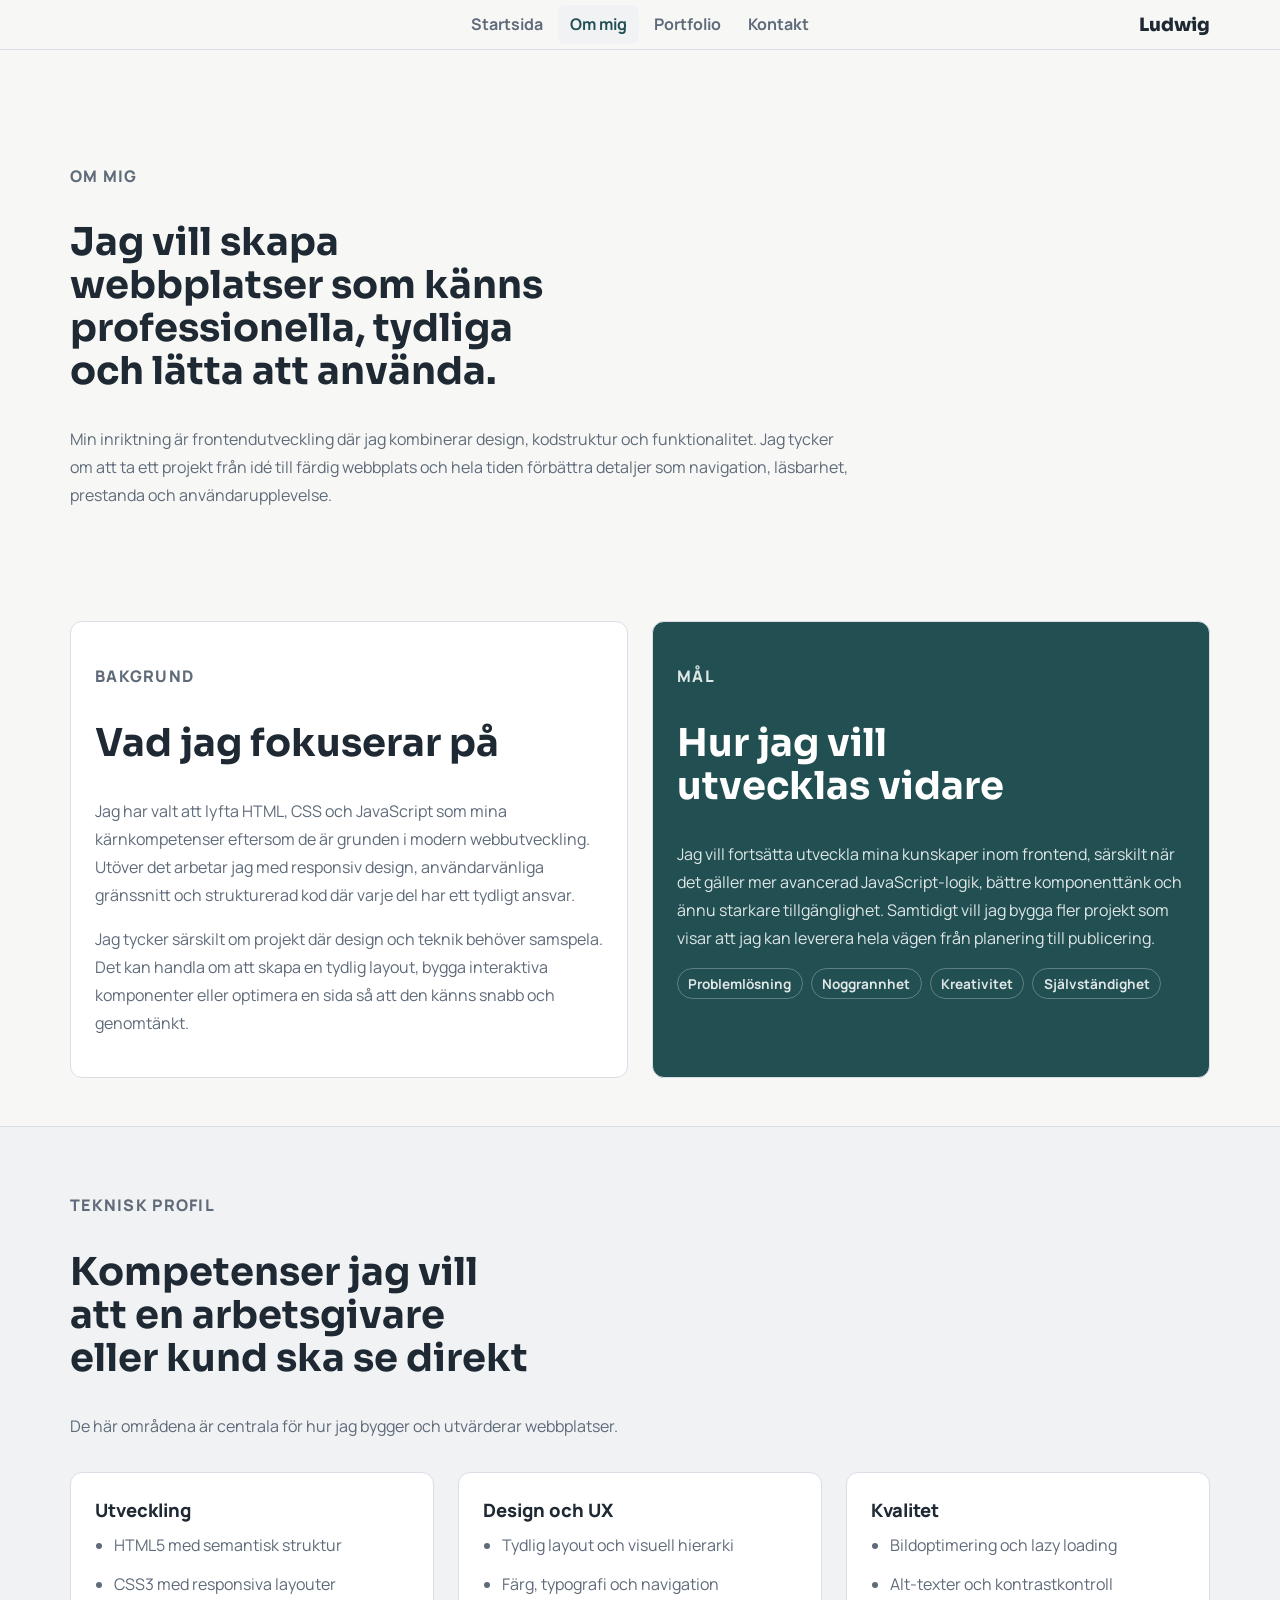
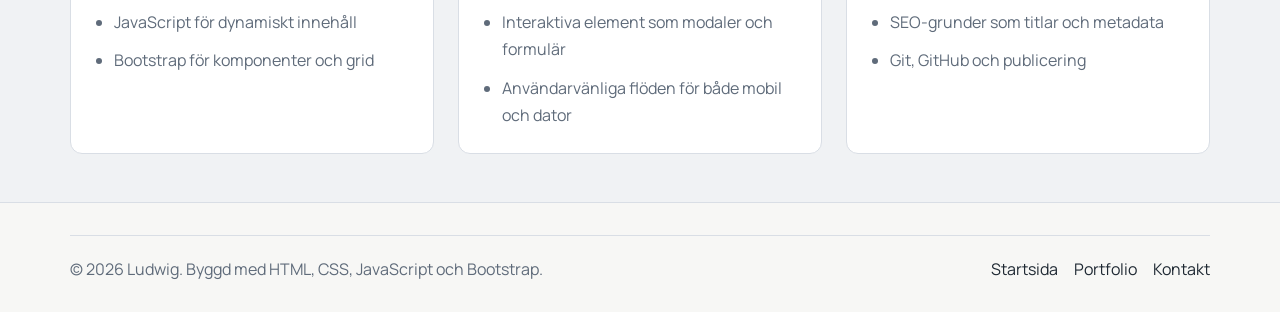
<file: om-mig.html>
<!DOCTYPE html>
<html lang="sv">
<head>
  <meta charset="utf-8">
  <meta name="viewport" content="width=device-width, initial-scale=1">
  <meta name="description" content="Läs mer om Ludwig, hans mål och kompetenser inom webbutveckling.">
  <title>Om mig | Ludwig</title>
  <link rel="preconnect" href="https://fonts.googleapis.com">
  <link rel="preconnect" href="https://fonts.gstatic.com" crossorigin>
  <link href="https://fonts.googleapis.com/css2?family=Manrope:wght@400;500;600;700;800&family=Sora:wght@600;700;800&display=swap" rel="stylesheet">
  <link rel="stylesheet" href="assets/css/bootstrap-lite.css">
  <link href="https://cdn.jsdelivr.net/npm/bootstrap-icons@1.11.3/font/bootstrap-icons.min.css" rel="stylesheet">
  <link rel="stylesheet" href="assets/css/style.css">
</head>
<body data-page="about">
  <a class="skip-link" href="#main-content">Hoppa till innehållet</a>

  <header class="site-header">
    <nav class="navbar navbar-expand-lg">
      <div class="container">
        <a class="navbar-brand" href="index.html" aria-label="Startsida">
          <span>Ludwig</span>
          <span class="brand-mark">L</span>
        </a>
        <button class="navbar-toggler" type="button" data-bs-toggle="collapse" data-bs-target="#primary-nav" aria-controls="primary-nav" aria-expanded="false" aria-label="Visa navigation">
          <span class="navbar-toggler-icon"></span>
        </button>
        <div class="collapse navbar-collapse" id="primary-nav">
          <ul class="navbar-nav mb-3 mb-lg-0">
            <li class="nav-item"><a class="nav-link" data-nav="home" href="index.html">Startsida</a></li>
            <li class="nav-item"><a class="nav-link" data-nav="about" href="om-mig.html">Om mig</a></li>
            <li class="nav-item"><a class="nav-link" data-nav="portfolio" href="portfolio.html">Portfolio</a></li>
            <li class="nav-item"><a class="nav-link" data-nav="contact" href="kontakt.html">Kontakt</a></li>
          </ul>
          <a class="btn btn-brand btn-sm" href="kontakt.html">Boka kontakt</a>
        </div>
      </div>
    </nav>
  </header>

  <main id="main-content">
    <section class="page-hero">
      <div class="container">
        <div class="page-hero-copy" data-reveal>
          <p class="eyebrow">Om mig</p>
          <h1>Jag vill skapa webbplatser som känns professionella, tydliga och lätta att använda.</h1>
          <p>
            Min inriktning är frontendutveckling där jag kombinerar design, kodstruktur och funktionalitet. Jag tycker om att ta ett projekt från idé till färdig webbplats och hela tiden förbättra detaljer som navigation, läsbarhet, prestanda och användarupplevelse.
          </p>
        </div>
      </div>
    </section>

    <section class="section-space">
      <div class="container">
        <div class="row g-4 align-items-stretch">
          <div class="col-lg-6" data-reveal>
            <article class="bio-card">
              <p class="mini-label">Bakgrund</p>
              <h2>Vad jag fokuserar på</h2>
              <p>
                Jag har valt att lyfta HTML, CSS och JavaScript som mina kärnkompetenser eftersom de är grunden i modern webbutveckling. Utöver det arbetar jag med responsiv design, användarvänliga gränssnitt och strukturerad kod där varje del har ett tydligt ansvar.
              </p>
              <p>
                Jag tycker särskilt om projekt där design och teknik behöver samspela. Det kan handla om att skapa en tydlig layout, bygga interaktiva komponenter eller optimera en sida så att den känns snabb och genomtänkt.
              </p>
            </article>
          </div>
          <div class="col-lg-6" data-reveal>
            <article class="bio-card bio-card-accent">
              <p class="mini-label">Mål</p>
              <h2>Hur jag vill utvecklas vidare</h2>
              <p>
                Jag vill fortsätta utveckla mina kunskaper inom frontend, särskilt när det gäller mer avancerad JavaScript-logik, bättre komponenttänk och ännu starkare tillgänglighet. Samtidigt vill jag bygga fler projekt som visar att jag kan leverera hela vägen från planering till publicering.
              </p>
              <div class="tag-row">
                <span>Problemlösning</span>
                <span>Noggrannhet</span>
                <span>Kreativitet</span>
                <span>Självständighet</span>
              </div>
            </article>
          </div>
        </div>
      </div>
    </section>

    <section class="section-space section-surface">
      <div class="container">
        <div class="section-heading" data-reveal>
          <p class="eyebrow">Teknisk profil</p>
          <h2>Kompetenser jag vill att en arbetsgivare eller kund ska se direkt</h2>
          <p>De här områdena är centrala för hur jag bygger och utvärderar webbplatser.</p>
        </div>
        <div class="row g-4">
          <div class="col-md-6 col-xl-4" data-reveal>
            <article class="stack-card">
              <h3>Utveckling</h3>
              <ul class="clean-list">
                <li>HTML5 med semantisk struktur</li>
                <li>CSS3 med responsiva layouter</li>
                <li>JavaScript för dynamiskt innehåll</li>
                <li>Bootstrap för komponenter och grid</li>
              </ul>
            </article>
          </div>
          <div class="col-md-6 col-xl-4" data-reveal>
            <article class="stack-card">
              <h3>Design och UX</h3>
              <ul class="clean-list">
                <li>Tydlig layout och visuell hierarki</li>
                <li>Färg, typografi och navigation</li>
                <li>Interaktiva element som modaler och formulär</li>
                <li>Användarvänliga flöden för både mobil och dator</li>
              </ul>
            </article>
          </div>
          <div class="col-md-6 col-xl-4" data-reveal>
            <article class="stack-card">
              <h3>Kvalitet</h3>
              <ul class="clean-list">
                <li>Bildoptimering och lazy loading</li>
                <li>Alt-texter och kontrastkontroll</li>
                <li>SEO-grunder som titlar och metadata</li>
                <li>Git, GitHub och publicering</li>
              </ul>
            </article>
          </div>
        </div>
      </div>
    </section>

  </main>

  <footer class="site-footer">
    <div class="container footer-layout">
      <p>© <span data-current-year></span> Ludwig. Byggd med HTML, CSS, JavaScript och Bootstrap.</p>
      <div class="footer-links">
        <a href="index.html">Startsida</a>
        <a href="portfolio.html">Portfolio</a>
        <a href="kontakt.html">Kontakt</a>
      </div>
    </div>
  </footer>

  <script src="https://cdn.jsdelivr.net/npm/bootstrap@5.3.3/dist/js/bootstrap.bundle.min.js"></script>
  <script src="assets/js/main.js"></script>
</body>
</html>
</file>
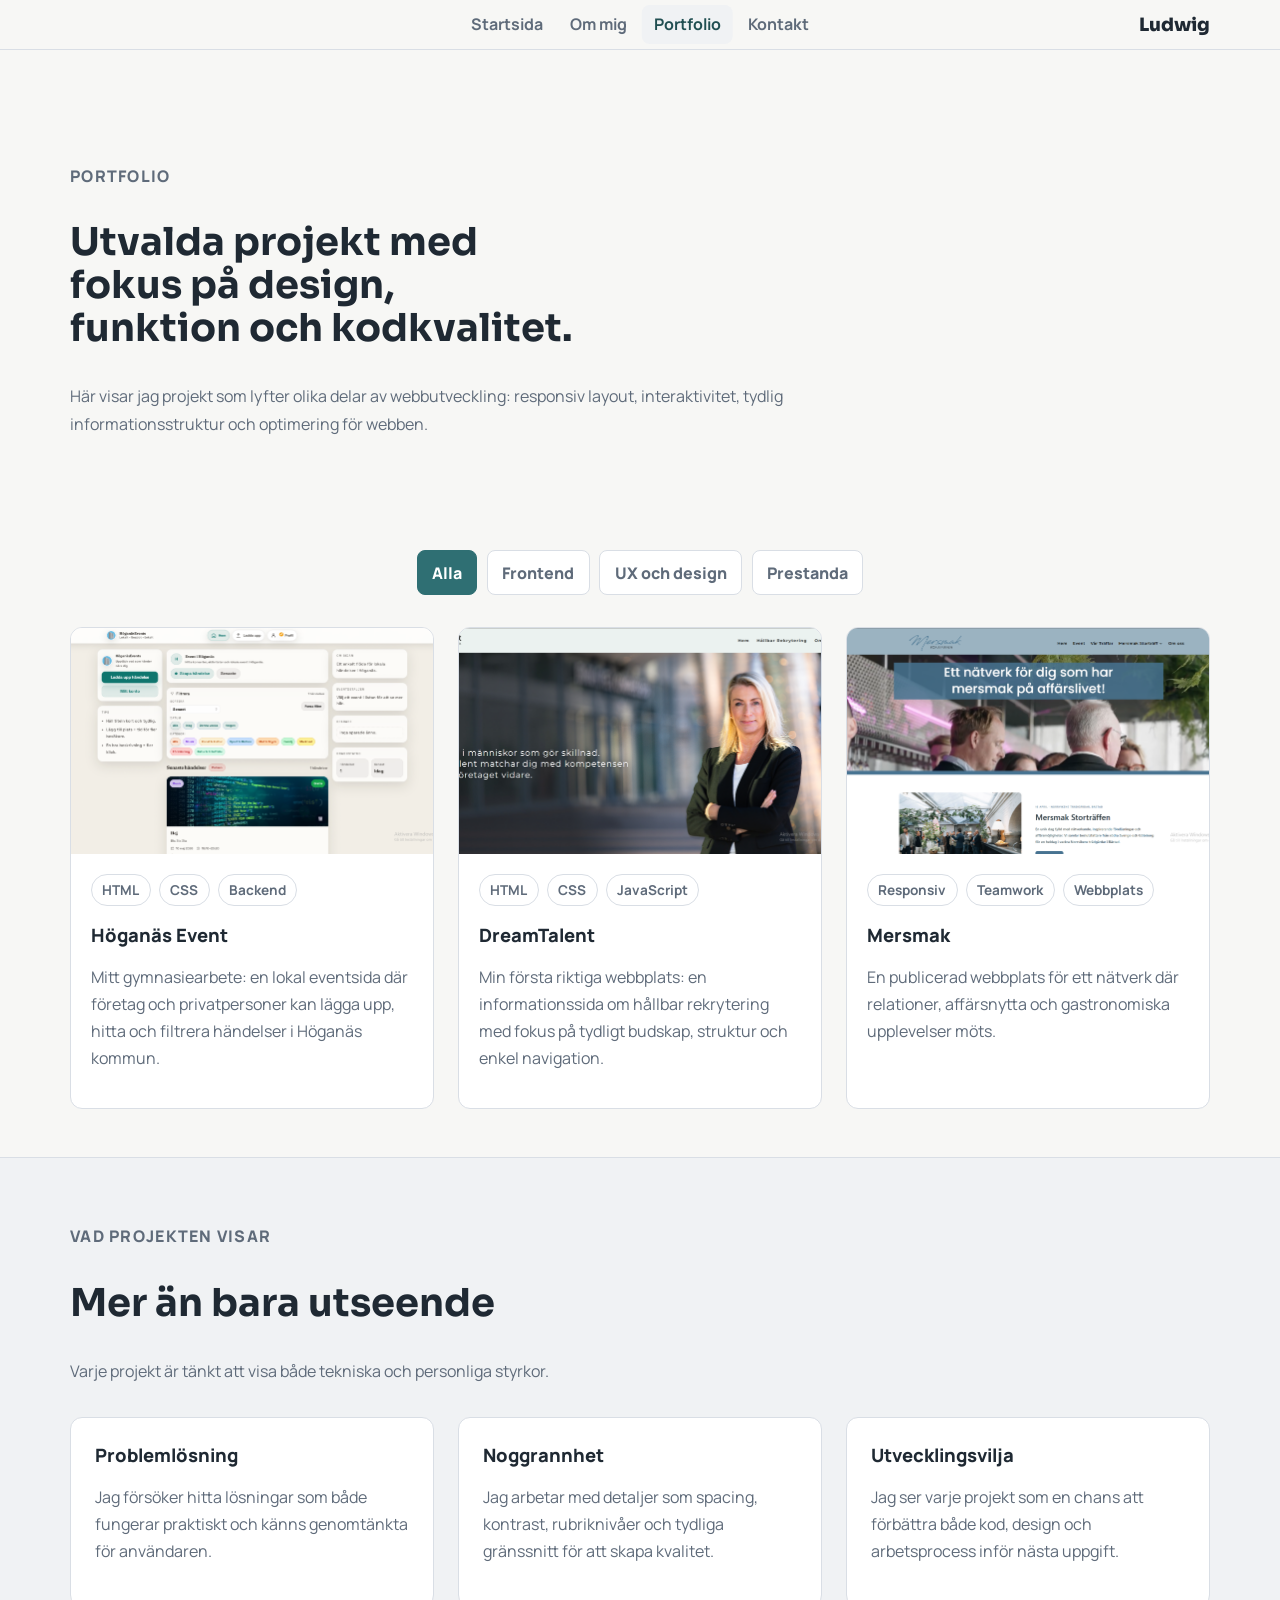
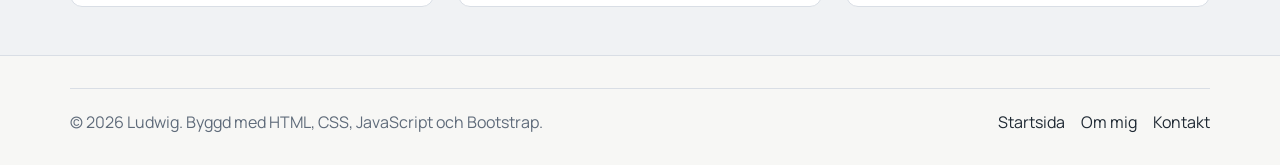
<file: portfolio.html>
<!DOCTYPE html>
<html lang="sv">
<head>
  <meta charset="utf-8">
  <meta name="viewport" content="width=device-width, initial-scale=1">
  <meta name="description" content="Portfolio med frontendprojekt som visar design, responsivitet, JavaScript och webboptimering.">
  <title>Portfolio | Ludwig</title>
  <link rel="preconnect" href="https://fonts.googleapis.com">
  <link rel="preconnect" href="https://fonts.gstatic.com" crossorigin>
  <link href="https://fonts.googleapis.com/css2?family=Manrope:wght@400;500;600;700;800&family=Sora:wght@600;700;800&display=swap" rel="stylesheet">
  <link rel="stylesheet" href="assets/css/bootstrap-lite.css">
  <link href="https://cdn.jsdelivr.net/npm/bootstrap-icons@1.11.3/font/bootstrap-icons.min.css" rel="stylesheet">
  <link rel="stylesheet" href="assets/css/style.css">
</head>
<body data-page="portfolio">
  <a class="skip-link" href="#main-content">Hoppa till innehållet</a>

  <header class="site-header">
    <nav class="navbar navbar-expand-lg">
      <div class="container">
        <a class="navbar-brand" href="index.html" aria-label="Startsida">
          <span>Ludwig</span>
          <span class="brand-mark">L</span>
        </a>
        <button class="navbar-toggler" type="button" data-bs-toggle="collapse" data-bs-target="#primary-nav" aria-controls="primary-nav" aria-expanded="false" aria-label="Visa navigation">
          <span class="navbar-toggler-icon"></span>
        </button>
        <div class="collapse navbar-collapse" id="primary-nav">
          <ul class="navbar-nav mb-3 mb-lg-0">
            <li class="nav-item"><a class="nav-link" data-nav="home" href="index.html">Startsida</a></li>
            <li class="nav-item"><a class="nav-link" data-nav="about" href="om-mig.html">Om mig</a></li>
            <li class="nav-item"><a class="nav-link" data-nav="portfolio" href="portfolio.html">Portfolio</a></li>
            <li class="nav-item"><a class="nav-link" data-nav="contact" href="kontakt.html">Kontakt</a></li>
          </ul>
          <a class="btn btn-brand btn-sm" href="kontakt.html">Boka kontakt</a>
        </div>
      </div>
    </nav>
  </header>

  <main id="main-content">
    <section class="page-hero">
      <div class="container">
        <div class="page-hero-copy" data-reveal>
          <p class="eyebrow">Portfolio</p>
          <h1>Utvalda projekt med fokus på design, funktion och kodkvalitet.</h1>
          <p>
            Här visar jag projekt som lyfter olika delar av webbutveckling: responsiv layout, interaktivitet, tydlig informationsstruktur och optimering för webben.
          </p>
        </div>
      </div>
    </section>

    <section class="section-space">
      <div class="container">
        <div class="filter-bar" data-reveal role="group" aria-label="Filtrera projekt">
          <button class="filter-button is-active" type="button" data-filter="all">Alla</button>
          <button class="filter-button" type="button" data-filter="frontend">Frontend</button>
          <button class="filter-button" type="button" data-filter="ux">UX och design</button>
          <button class="filter-button" type="button" data-filter="performance">Prestanda</button>
        </div>

        <div class="row g-4">
          <div class="col-md-6 col-xl-4 project-card-wrap" data-reveal>
            <article class="project-card project-card-clickable" id="project-hoganasevent" data-category="frontend ux" role="button" tabindex="0" data-bs-toggle="modal" data-bs-target="#projectModal" data-project-key="hoganasEvent">
              <img src="assets/images/hoganasevent-screenshot.png" alt="Skärmbild av Höganäs Event med filter och eventkort" width="640" height="420" loading="lazy">
              <div class="project-card-body">
                <div class="tag-row">
                  <span>HTML</span>
                  <span>CSS</span>
                  <span>Backend</span>
                </div>
                <h2>Höganäs Event</h2>
                <p>Mitt gymnasiearbete: en lokal eventsida där företag och privatpersoner kan lägga upp, hitta och filtrera händelser i Höganäs kommun.</p>
              </div>
            </article>
          </div>

          <div class="col-md-6 col-xl-4 project-card-wrap" data-reveal>
            <article class="project-card project-card-clickable" id="project-dreamtalent" data-category="frontend ux" role="button" tabindex="0" data-bs-toggle="modal" data-bs-target="#projectModal" data-project-key="dreamTalent">
              <img src="assets/images/DreamTalent-Screenshot.png" alt="Skärmbild av DreamTalent startsida" width="640" height="420" loading="lazy">
              <div class="project-card-body">
                <div class="tag-row">
                  <span>HTML</span>
                  <span>CSS</span>
                  <span>JavaScript</span>
                </div>
                <h2>DreamTalent</h2>
                <p>Min första riktiga webbplats: en informationssida om hållbar rekrytering med fokus på tydligt budskap, struktur och enkel navigation.</p>
              </div>
            </article>
          </div>

          <div class="col-md-6 col-xl-4 project-card-wrap" data-reveal>
            <article class="project-card project-card-clickable" id="project-mersmak" data-category="frontend performance" role="button" tabindex="0" data-bs-toggle="modal" data-bs-target="#projectModal" data-project-key="mersmak">
              <img src="assets/images/Mersmak-Screenshot.png" alt="Skärmbild av Mersmak Helsingborgs webbplats" width="640" height="420" loading="lazy">
              <div class="project-card-body">
                <div class="tag-row">
                  <span>Responsiv</span>
                  <span>Teamwork</span>
                  <span>Webbplats</span>
                </div>
                <h2>Mersmak</h2>
                <p>En publicerad webbplats för ett nätverk där relationer, affärsnytta och gastronomiska upplevelser möts.</p>
              </div>
            </article>
          </div>
        </div>
      </div>
    </section>

    <section class="section-space section-surface">
      <div class="container">
        <div class="section-heading" data-reveal>
          <p class="eyebrow">Vad projekten visar</p>
          <h2>Mer än bara utseende</h2>
          <p>Varje projekt är tänkt att visa både tekniska och personliga styrkor.</p>
        </div>
        <div class="row g-4">
          <div class="col-md-4" data-reveal>
            <article class="insight-card">
              <h3>Problemlösning</h3>
              <p>Jag försöker hitta lösningar som både fungerar praktiskt och känns genomtänkta för användaren.</p>
            </article>
          </div>
          <div class="col-md-4" data-reveal>
            <article class="insight-card">
              <h3>Noggrannhet</h3>
              <p>Jag arbetar med detaljer som spacing, kontrast, rubriknivåer och tydliga gränssnitt för att skapa kvalitet.</p>
            </article>
          </div>
          <div class="col-md-4" data-reveal>
            <article class="insight-card">
              <h3>Utvecklingsvilja</h3>
              <p>Jag ser varje projekt som en chans att förbättra både kod, design och arbetsprocess inför nästa uppgift.</p>
            </article>
          </div>
        </div>
      </div>
    </section>
  </main>

  <div class="modal fade" id="projectModal" tabindex="-1" aria-labelledby="projectModalLabel">
    <div class="modal-dialog modal-dialog-centered modal-lg modal-dialog-scrollable">
      <div class="modal-content project-modal">
        <div class="modal-header">
          <div>
            <p class="mini-label">Projektöversikt</p>
            <h2 class="modal-title" id="projectModalLabel">Projekt</h2>
          </div>
          <button type="button" class="btn-close" data-bs-dismiss="modal" aria-label="Stäng"></button>
        </div>
        <div class="modal-body">
          <img id="projectModalImage" src="assets/images/project-cv.svg" alt="" width="640" height="420">
          <p id="projectModalText"></p>
          <div class="modal-section">
            <h3>Utmaning</h3>
            <p id="projectModalChallenge"></p>
          </div>
          <div class="modal-section">
            <h3>Lösning</h3>
            <p id="projectModalResult"></p>
          </div>
          <div class="modal-section">
            <h3>Teknik</h3>
            <div id="projectModalTags" class="tag-row"></div>
          </div>
          <div class="modal-section">
            <h3>Nyckelpunkter</h3>
            <ul id="projectModalHighlights" class="clean-list"></ul>
          </div>
          <a id="projectModalLink" class="btn btn-brand btn-sm project-link" href="#" target="_blank" rel="noopener">Besök sidan</a>
        </div>
      </div>
    </div>
  </div>

  <footer class="site-footer">
    <div class="container footer-layout">
      <p>© <span data-current-year></span> Ludwig. Byggd med HTML, CSS, JavaScript och Bootstrap.</p>
      <div class="footer-links">
        <a href="index.html">Startsida</a>
        <a href="om-mig.html">Om mig</a>
        <a href="kontakt.html">Kontakt</a>
      </div>
    </div>
  </footer>

  <script src="https://cdn.jsdelivr.net/npm/bootstrap@5.3.3/dist/js/bootstrap.bundle.min.js"></script>
  <script src="assets/js/main.js"></script>
</body>
</html>
</file>
<file: assets/css/style.css>
:root {
  --bg: #f7f7f5;
  --surface: #ffffff;
  --surface-soft: #f0f2f4;
  --ink: #1f2933;
  --ink-soft: #5f6b7a;
  --line: #d9dee5;
  --accent: #2f6f73;
  --accent-dark: #214f52;
  --shadow: 0 12px 32px rgba(31, 41, 51, 0.08);
  --radius: 12px;
}

*,
*::before,
*::after {
  box-sizing: border-box;
}

html {
  scroll-behavior: smooth;
}

body {
  margin: 0;
  font-family: "Manrope", sans-serif;
  color: var(--ink);
  background: var(--bg);
  min-height: 100vh;
}

img {
  display: block;
  width: 100%;
  max-width: 100%;
  height: auto;
}

a {
  color: inherit;
  text-decoration: none;
}

a:hover {
  color: var(--accent-dark);
}

.skip-link {
  position: absolute;
  top: -48px;
  left: 1rem;
  z-index: 1000;
  padding: 0.75rem 1rem;
  background: var(--ink);
  color: #fff;
  border-radius: 999px;
  transition: top 0.2s ease;
}

.skip-link:focus {
  top: 1rem;
}

.site-header {
  position: sticky;
  top: 0;
  z-index: 100;
  background: rgba(247, 247, 245, 0.94);
  border-bottom: 1px solid var(--line);
  backdrop-filter: blur(10px);
}

.navbar {
  padding: 0.8rem 0;
}

.navbar > .container {
  position: relative;
}

.navbar-brand {
  font-family: "Sora", sans-serif;
  font-size: 1.15rem;
  font-weight: 800;
  margin-left: auto;
  margin-right: 0;
  order: 2;
}

.brand-mark,
.navbar .btn {
  display: none;
}

.navbar-toggler {
  border: 1px solid var(--line);
  border-radius: 8px;
  order: 1;
}

.navbar-collapse {
  order: 3;
}

.navbar-nav {
  gap: 0.2rem;
}

.navbar-nav.ms-auto {
  margin-left: 0 !important;
}

.nav-link {
  color: var(--ink-soft);
  font-weight: 700;
  padding: 0.55rem 0.75rem !important;
  border-radius: 8px;
}

.nav-link:hover,
.nav-link:focus-visible,
.nav-link.is-active {
  color: var(--accent-dark);
  background: var(--surface-soft);
}

@media (min-width: 992px) {
  .navbar-collapse {
    position: absolute;
    left: 50%;
    width: max-content;
    flex-grow: 0;
    transform: translateX(-50%);
  }

  .navbar-collapse,
  .navbar-nav {
    align-items: center;
  }
}

.btn {
  border-radius: 8px;
  font-weight: 800;
  padding: 0.8rem 1.1rem;
}

.btn-brand {
  border: 1px solid var(--accent);
  background: var(--accent);
  color: #fff;
}

.btn-brand:hover,
.btn-brand:focus-visible {
  border-color: var(--accent-dark);
  background: var(--accent-dark);
  color: #fff;
}

.btn-ghost {
  border: 1px solid var(--line);
  background: transparent;
  color: var(--ink);
}

.btn-ghost:hover,
.btn-ghost:focus-visible {
  border-color: var(--accent);
  color: var(--accent-dark);
}

.hero-section,
.page-hero {
  padding: 6rem 0 3rem;
}

.hero-copy,
.page-hero-copy,
.section-heading {
  max-width: 780px;
}

.display-title,
.page-hero h1,
.section-heading h2,
.bio-card h2,
.form-card h2,
.contact-info-card h2 {
  font-family: "Sora", sans-serif;
  font-weight: 700;
  line-height: 1.12;
  letter-spacing: 0;
  text-wrap: balance;
}

.display-title {
  max-width: 13ch;
  font-size: clamp(2.3rem, 5vw, 4.1rem);
}

.page-hero h1,
.section-heading h2,
.bio-card h2,
.form-card h2,
.contact-info-card h2 {
  max-width: 18ch;
  font-size: clamp(1.7rem, 3vw, 2.6rem);
}

.eyebrow,
.mini-label {
  display: block;
  margin-bottom: 0.8rem;
  color: var(--accent-dark);
  font-size: 0.82rem;
  font-weight: 800;
  letter-spacing: 0.08em;
  text-transform: uppercase;
}

.lead-copy,
.page-hero-copy p,
.section-heading p,
.bio-card p,
.contact-info-card p,
.form-note {
  color: var(--ink-soft);
  font-size: 1rem;
  line-height: 1.75;
}

.hero-actions,
.form-actions {
  display: flex;
  flex-wrap: wrap;
  gap: 0.8rem;
  margin-top: 1.8rem;
}

.section-space {
  padding: 3rem 0;
}

.section-surface {
  background: var(--surface-soft);
  border-top: 1px solid var(--line);
  border-bottom: 1px solid var(--line);
}

.section-heading {
  margin: 0 0 2rem;
  text-align: left;
}

.left-aligned {
  margin-left: 0;
  text-align: left;
}

.text-link {
  display: inline-flex;
  margin-top: 0.4rem;
  color: var(--accent-dark);
  font-weight: 800;
  text-decoration: underline;
  text-underline-offset: 4px;
}

.hero-card,
.feature-card,
.timeline-card,
.insight-card,
.project-preview-card,
.bio-card,
.stack-card,
.project-card,
.contact-info-card,
.form-card {
  height: 100%;
  border: 1px solid var(--line);
  border-radius: var(--radius);
  background: var(--surface);
  box-shadow: none;
}

.feature-card,
.insight-card,
.stack-card,
.bio-card,
.timeline-card,
.contact-info-card,
.form-card {
  padding: 1.5rem;
}

.feature-card i,
.contact-line i {
  color: var(--accent);
  font-size: 1.35rem;
}

.feature-card h3,
.timeline-item h3,
.insight-card h3,
.project-preview-content h3,
.project-card h2,
.stack-card h3,
.modal-section h3 {
  margin: 0 0 0.6rem;
  font-size: 1.15rem;
  font-weight: 800;
}

.feature-card i + h3 {
  margin-top: 1rem;
}

.feature-card p,
.timeline-item p,
.insight-card p,
.project-preview-content p,
.project-card p,
.stack-card li,
.modal-section p,
.form-status {
  color: var(--ink-soft);
  line-height: 1.7;
}

.project-preview-card,
.project-card {
  overflow: hidden;
}

.project-card-clickable {
  cursor: pointer;
  transition: border-color var(--transition), box-shadow var(--transition), transform var(--transition);
}

.project-card-clickable:hover,
.project-card-clickable:focus-visible {
  border-color: rgba(24, 132, 179, 0.45);
  box-shadow: 0 18px 45px rgba(17, 24, 39, 0.12);
  transform: translateY(-4px);
}

.project-card-clickable:focus-visible {
  outline: 3px solid rgba(24, 132, 179, 0.22);
  outline-offset: 4px;
}

.project-preview-card img,
.project-card img,
#projectModalImage {
  aspect-ratio: 16 / 10;
  object-fit: cover;
  background: var(--surface-soft);
}

.project-preview-content,
.project-card-body {
  padding: 1.25rem;
}

.section-cta {
  margin-top: 2rem;
  text-align: left;
}

.tag-row {
  display: flex;
  flex-wrap: wrap;
  gap: 0.5rem;
  margin-bottom: 1rem;
}

.tag-row span {
  display: inline-flex;
  padding: 0.35rem 0.65rem;
  border: 1px solid var(--line);
  border-radius: 999px;
  color: var(--ink-soft);
  font-size: 0.85rem;
  font-weight: 700;
}

.bio-card-accent {
  background: var(--accent-dark);
  color: #fff;
}

.bio-card-accent p,
.bio-card-accent .mini-label,
.bio-card-accent .tag-row span {
  color: rgba(255, 255, 255, 0.86);
}

.bio-card-accent .tag-row span {
  border-color: rgba(255, 255, 255, 0.28);
}

.clean-list {
  padding-left: 1.2rem;
  margin: 0;
}

.clean-list li + li {
  margin-top: 0.7rem;
}

.timeline-card {
  display: grid;
  gap: 0;
}

.timeline-item,
.contact-line,
.footer-layout {
  display: flex;
  gap: 1rem;
}

.timeline-item,
.contact-line {
  align-items: flex-start;
  padding: 1rem 0;
  border-bottom: 1px solid var(--line);
}

.timeline-item:last-child,
.contact-line:last-child {
  border-bottom: 0;
}

.timeline-year {
  flex-shrink: 0;
  color: var(--accent-dark);
  font-weight: 800;
}

.insight-grid {
  display: grid;
  gap: 1rem;
}

.custom-accordion {
  overflow: hidden;
  border: 1px solid var(--line);
  border-radius: var(--radius);
  background: var(--surface);
}

.custom-accordion .accordion-item {
  border: 0;
}

.custom-accordion .accordion-button {
  background: var(--surface);
  color: var(--ink);
  font-weight: 800;
  box-shadow: none;
  padding: 1.1rem 1.25rem;
}

.custom-accordion .accordion-button:not(.collapsed) {
  background: var(--surface-soft);
  color: var(--accent-dark);
}

.custom-accordion .accordion-body {
  color: var(--ink-soft);
  line-height: 1.7;
  padding: 0 1.25rem 1.25rem;
}

.filter-bar {
  display: flex;
  justify-content: center;
  flex-wrap: wrap;
  gap: 0.6rem;
  margin-bottom: 2rem;
}

.filter-button {
  border: 1px solid var(--line);
  border-radius: 8px;
  padding: 0.65rem 0.9rem;
  background: var(--surface);
  color: var(--ink-soft);
  font-weight: 800;
}

.filter-button:hover,
.filter-button:focus-visible,
.filter-button.is-active {
  border-color: var(--accent);
  background: var(--accent);
  color: #fff;
}

.project-card-wrap.is-hidden {
  display: none;
}

.project-modal {
  border: 0;
  border-radius: var(--radius);
  background: var(--surface);
}

.project-modal .modal-header,
.project-modal .modal-body {
  padding: 1.4rem;
}

.project-modal .modal-body {
  padding-top: 0;
}

.modal-section + .modal-section {
  margin-top: 1.4rem;
}

.project-link {
  margin-top: 1.4rem;
}

.contact-line strong,
.form-label {
  display: block;
  font-weight: 800;
}

.form-card .form-control {
  border: 1px solid var(--line);
  border-radius: 8px;
  padding: 0.9rem 1rem;
  background: #fff;
}

.form-card .form-control:focus,
.form-card .form-check-input:focus {
  border-color: var(--accent);
  box-shadow: 0 0 0 0.2rem rgba(47, 111, 115, 0.16);
}

.form-card textarea.form-control {
  min-height: 160px;
  resize: vertical;
}

.form-note {
  margin: 0;
  align-self: center;
}

.form-status {
  margin-top: 1rem;
  font-weight: 700;
}

.form-status.is-error {
  color: #a33b33;
}

.form-status.is-success {
  color: #1f6a44;
}

.site-footer {
  padding: 2rem 0;
}

.footer-layout {
  align-items: center;
  justify-content: space-between;
  border-top: 1px solid var(--line);
  padding-top: 1.4rem;
}

.footer-layout p {
  margin: 0;
  color: var(--ink-soft);
}

.footer-links {
  display: flex;
  flex-wrap: wrap;
  gap: 1rem;
}

.home-desktop {
  --bg: #f3efe6;
  --surface-soft: #ebe6db;
  --accent: #0f7168;
  --accent-dark: #183f3b;
  background:
    linear-gradient(rgba(24, 63, 59, 0.055) 1px, transparent 1px),
    linear-gradient(90deg, rgba(24, 63, 59, 0.055) 1px, transparent 1px),
    var(--bg);
  background-size: 44px 44px;
}

.home-desktop .site-header {
  background: rgba(243, 239, 230, 0.88);
}

.desktop-hero {
  min-height: calc(100vh - 73px);
  padding: 2rem clamp(1rem, 3vw, 2rem) 4rem;
  overflow: hidden;
}

.desktop-grid {
  position: relative;
  max-width: 1180px;
  min-height: 720px;
  margin: 0 auto;
}

.floating-window {
  position: absolute;
  border: 1px solid rgba(31, 41, 51, 0.16);
  border-radius: 8px;
  background: rgba(255, 255, 255, 0.94);
  box-shadow: 0 24px 70px rgba(31, 41, 51, 0.14);
  will-change: transform, opacity;
  transition: box-shadow 0.25s ease, opacity 0.25s ease;
}

.floating-window:hover {
  box-shadow: 0 30px 90px rgba(31, 41, 51, 0.2);
}

.floating-window.is-dismissed {
  opacity: 0;
  pointer-events: none;
  transform: translateY(18px) scale(0.96) !important;
}

.window-bar {
  display: flex;
  align-items: center;
  gap: 0.4rem;
  min-height: 34px;
  padding: 0.45rem 0.75rem;
  border-bottom: 1px solid rgba(31, 41, 51, 0.12);
}

.window-bar span {
  width: 10px;
  height: 10px;
  border-radius: 50%;
}

.window-bar span:nth-child(1) {
  background: #ff6b57;
}

.window-bar span:nth-child(2) {
  background: #ffc145;
}

.window-bar span:nth-child(3) {
  background: #4bbf72;
}

.window-bar small {
  margin-left: auto;
  color: var(--ink-soft);
  font-size: 0.72rem;
  font-weight: 800;
}

.intro-window {
  top: 5rem;
  left: 0;
  z-index: 4;
  width: min(640px, 58vw);
  padding: 0 2rem 2rem;
}

.intro-window h2 {
  margin: 0;
  font-family: "Sora", sans-serif;
  max-width: 100%;
  font-size: clamp(3.8rem, 8.6vw, 7rem);
  font-weight: 800;
  line-height: 0.88;
  letter-spacing: 0;
  overflow-wrap: break-word;
}

.role-line {
  margin: 1rem 0;
  font-size: clamp(1rem, 2vw, 1.45rem);
  font-weight: 800;
}

.desktop-lead {
  max-width: 58ch;
  color: var(--ink-soft);
  line-height: 1.75;
}

.player-window {
  top: 3rem;
  right: 1rem;
  z-index: 2;
  width: 380px;
  padding-bottom: 1.05rem;
  transform: rotate(3deg);
}

.player-content {
  display: grid;
  grid-template-columns: 96px minmax(0, 1fr) 48px;
  align-items: center;
  gap: 0.9rem;
  padding: 1rem 1rem 0.85rem;
}

.track-meta {
  min-width: 0;
}

.track-meta strong {
  display: block;
  overflow: hidden;
  color: var(--ink);
  font-size: 1.05rem;
  font-weight: 900;
  text-overflow: ellipsis;
  white-space: nowrap;
}

.player-content p,
.time-row,
.stack-window p,
.airdrop-window p,
.note-card p {
  color: var(--ink-soft);
  margin: 0;
}

.cd-art {
  position: relative;
  flex: 0 0 auto;
  width: 96px;
  height: 96px;
  overflow: hidden;
  border: 5px solid #141d24;
  border-radius: 50%;
  background: #141d24;
  box-shadow: inset 0 0 0 5px rgba(255, 255, 255, 0.35), 0 12px 28px rgba(31, 41, 51, 0.18);
}

.cd-art::after {
  content: "";
  position: absolute;
  inset: 50% auto auto 50%;
  width: 20px;
  height: 20px;
  border: 2px solid rgba(255, 255, 255, 0.86);
  border-radius: 50%;
  background: #f3efe6;
  transform: translate(-50%, -50%);
  z-index: 2;
}

.cd-art img {
  width: 100%;
  height: 100%;
  object-fit: cover;
}

.cd-art.is-spinning img {
  animation: cdSpin 2.8s linear infinite;
}

.round-action {
  display: inline-grid;
  flex: 0 0 auto;
  width: 48px;
  height: 48px;
  place-items: center;
  border: 0;
  border-radius: 50%;
  background: var(--ink);
  color: #fff;
  font-size: 1.35rem;
}

.progress-track {
  height: 9px;
  margin: 0 1rem;
  overflow: hidden;
  border-radius: 999px;
  background: #d7d0c0;
}

.progress-track span {
  display: block;
  width: 18%;
  height: 100%;
  border-radius: inherit;
  background: #e65f45;
  transition: width 0.4s ease;
}

.time-row {
  display: flex;
  justify-content: space-between;
  padding: 0.55rem 1rem 0;
  font-size: 0.82rem;
  font-weight: 800;
}

.volume-control {
  display: grid;
  grid-template-columns: auto 1fr auto;
  gap: 0.65rem;
  align-items: center;
  margin: 0.8rem 1rem 0;
  color: var(--ink-soft);
  font-size: 0.84rem;
  font-weight: 900;
}

.volume-control input {
  width: 100%;
  height: 10px;
  margin: 0;
  appearance: none;
  border-radius: 999px;
  background: linear-gradient(90deg, var(--accent) var(--volume-level, 75%), #d7d0c0 var(--volume-level, 75%));
  cursor: pointer;
}

.volume-control input::-webkit-slider-thumb {
  width: 18px;
  height: 18px;
  appearance: none;
  border: 3px solid #fff;
  border-radius: 50%;
  background: var(--accent);
  box-shadow: 0 2px 8px rgba(31, 41, 51, 0.28);
}

.volume-control input::-moz-range-thumb {
  width: 14px;
  height: 14px;
  border: 3px solid #fff;
  border-radius: 50%;
  background: var(--accent);
  box-shadow: 0 2px 8px rgba(31, 41, 51, 0.28);
}

.volume-control output {
  min-width: 3ch;
  text-align: right;
}

.airdrop-window {
  right: 4.5rem;
  bottom: 6.5rem;
  z-index: 5;
  width: 330px;
  padding: 1.3rem;
  text-align: center;
}

.share-icon {
  display: inline-grid;
  width: 66px;
  height: 66px;
  place-items: center;
  margin-bottom: 0.8rem;
  border-radius: 50%;
  background: #172b28;
  color: #f6efe2;
  font-size: 1.65rem;
}

.airdrop-window h2 {
  margin: 0 0 0.4rem;
  font-family: "Sora", sans-serif;
  font-size: 1.25rem;
}

.airdrop-actions {
  display: grid;
  grid-template-columns: 1fr 1fr;
  gap: 0.7rem;
  margin-top: 1.2rem;
}

.stack-window {
  left: 7rem;
  bottom: 4rem;
  z-index: 3;
  width: 340px;
  padding-bottom: 1rem;
  transform: rotate(-4deg);
}

.stack-list {
  display: grid;
  grid-template-columns: repeat(4, 1fr);
  gap: 0.55rem;
  padding: 1rem;
}

.stack-list button {
  border: 1px solid var(--line);
  border-radius: 8px;
  padding: 0.85rem 0.35rem;
  background: #fff;
  color: var(--ink);
  font-weight: 900;
}

.stack-list button:hover,
.stack-list button:focus-visible,
.stack-list button.is-active {
  border-color: var(--accent);
  background: var(--accent);
  color: #fff;
}

.stack-window p {
  padding: 0 1rem;
  font-weight: 800;
}

.project-stage {
  background: #162825;
  color: #f7f1e6;
}

.project-stage .eyebrow,
.project-stage .mini-label,
.project-stage .section-heading p {
  color: rgba(247, 241, 230, 0.72);
}

.interactive-showcase {
  display: grid;
  grid-template-columns: minmax(230px, 320px) minmax(0, 1fr);
  gap: 1rem;
  align-items: stretch;
  min-width: 0;
}

.project-switcher {
  display: grid;
  gap: 0.8rem;
}

.project-tab {
  display: grid;
  grid-template-columns: auto 1fr;
  gap: 0.15rem 0.8rem;
  align-content: center;
  min-height: 110px;
  border: 1px solid rgba(247, 241, 230, 0.14);
  border-radius: 8px;
  padding: 1rem;
  background: rgba(255, 255, 255, 0.06);
  color: #f7f1e6;
  text-align: left;
}

.project-tab span {
  grid-row: span 2;
  color: #f6b35d;
  font-weight: 900;
}

.project-tab strong {
  font-family: "Sora", sans-serif;
}

.project-tab small {
  color: rgba(247, 241, 230, 0.62);
  font-weight: 800;
}

.project-tab:hover,
.project-tab:focus-visible,
.project-tab.is-active {
  border-color: #f6b35d;
  background: rgba(246, 179, 93, 0.16);
}

.showcase-card {
  display: grid;
  grid-template-columns: minmax(0, 1fr) minmax(240px, 0.55fr);
  overflow: hidden;
  min-width: 0;
  border: 1px solid rgba(247, 241, 230, 0.14);
  border-radius: 8px;
  background: #f7f1e6;
  color: var(--ink);
}

.showcase-image-wrap {
  min-height: 100%;
  background: #d8d0c1;
}

.showcase-image-wrap img {
  height: 100%;
  min-height: 430px;
  object-fit: cover;
}

.showcase-copy {
  display: flex;
  flex-direction: column;
  justify-content: center;
  min-width: 0;
  padding: clamp(1.4rem, 3vw, 2rem);
}

.showcase-copy h3 {
  margin: 0 0 0.8rem;
  font-family: "Sora", sans-serif;
  font-size: clamp(1.65rem, 3vw, 2.75rem);
  line-height: 1;
  overflow-wrap: anywhere;
}

.showcase-copy > p:not(.mini-label) {
  color: var(--ink-soft);
  line-height: 1.75;
}

.showcase-card.is-changing {
  animation: softSwap 0.35s ease;
}

.collage-band {
  background: #f7f1e6;
}

.collage-layout {
  display: grid;
  grid-template-columns: minmax(0, 0.85fr) minmax(300px, 1fr);
  gap: clamp(2rem, 5vw, 4rem);
  align-items: center;
}

.mini-board {
  position: relative;
  min-height: 420px;
}

.note-card {
  position: absolute;
  width: min(290px, 80%);
  border: 1px solid rgba(31, 41, 51, 0.16);
  border-radius: 8px;
  padding: 1.2rem;
  box-shadow: 0 18px 45px rgba(31, 41, 51, 0.12);
}

.note-card span,
.note-card strong {
  display: block;
  font-weight: 900;
}

.note-card strong {
  margin: 0.5rem 0;
  font-family: "Sora", sans-serif;
  font-size: 1.3rem;
}

.note-yellow {
  top: 0;
  left: 7%;
  background: #f8d66d;
  transform: rotate(-5deg);
}

.note-blue {
  top: 130px;
  right: 2%;
  background: #9dc9e8;
  transform: rotate(5deg);
}

.note-pink {
  bottom: 10px;
  left: 20%;
  background: #f2a7b8;
  transform: rotate(-2deg);
}

@keyframes softSwap {
  0% {
    opacity: 0.65;
    transform: translateY(8px);
  }

  100% {
    opacity: 1;
    transform: translateY(0);
  }
}

@keyframes cdSpin {
  to {
    transform: rotate(360deg);
  }
}

.js [data-reveal] {
  opacity: 0;
  transform: translateY(14px);
  transition: opacity 0.45s ease, transform 0.45s ease;
}

.js [data-reveal].is-visible {
  opacity: 1;
  transform: translateY(0);
}

.js .player-window[data-reveal].is-visible {
  transform: rotate(3deg);
}

.js .stack-window[data-reveal].is-visible {
  transform: rotate(-4deg);
}

.js .floating-window.is-dismissed[data-reveal].is-visible {
  opacity: 0;
  pointer-events: none;
  transform: translateY(18px) scale(0.96) !important;
}

@media (max-width: 991.98px) {
  .hero-section,
  .page-hero {
    padding: 4.5rem 0 2.5rem;
  }

  .navbar-collapse {
    padding-top: 0.8rem;
  }

  .desktop-hero {
    min-height: 0;
    padding-top: 1rem;
  }

  .desktop-grid {
    display: grid;
    gap: 1rem;
    min-height: 0;
  }

  .floating-window,
  .intro-window,
  .player-window,
  .airdrop-window,
  .stack-window {
    position: static;
    width: 100%;
    transform: none;
  }

  .intro-window {
    padding: 0 1.25rem 1.4rem;
  }

  .interactive-showcase,
  .showcase-card,
  .collage-layout {
    grid-template-columns: 1fr;
  }

  .project-switcher {
    grid-template-columns: repeat(3, 1fr);
  }

  .project-tab {
    min-height: 120px;
  }

  .showcase-image-wrap img {
    min-height: 320px;
  }

  .mini-board {
    min-height: 0;
    display: grid;
    gap: 1rem;
  }

  .note-card {
    position: static;
    width: 100%;
    transform: none;
  }
}

@media (max-width: 767.98px) {
  .display-title {
    max-width: none;
    font-size: clamp(2rem, 11vw, 3rem);
  }

  .page-hero h1,
  .section-heading h2,
  .bio-card h2,
  .form-card h2,
  .contact-info-card h2 {
    max-width: none;
  }

  .hero-actions,
  .form-actions {
    flex-direction: column;
    align-items: stretch;
  }

  .footer-layout {
    flex-direction: column;
    align-items: flex-start;
  }

  .desktop-hero {
    padding-inline: 1rem;
  }

  .intro-window h2 {
    font-size: clamp(3.4rem, 18vw, 5.6rem);
  }

  .project-switcher {
    grid-template-columns: 1fr;
  }

  .project-tab {
    min-height: 84px;
  }

  .showcase-image-wrap img {
    min-height: 240px;
  }

  .stack-list {
    grid-template-columns: repeat(2, 1fr);
  }

  .airdrop-actions {
    grid-template-columns: 1fr;
  }
}

@media (prefers-reduced-motion: reduce) {
  html {
    scroll-behavior: auto;
  }

  *,
  *::before,
  *::after {
    animation: none !important;
    transition: none !important;
  }

  .js [data-reveal] {
    opacity: 1;
    transform: none;
  }

  .showcase-card.is-changing {
    animation: none;
  }
}
</file>
